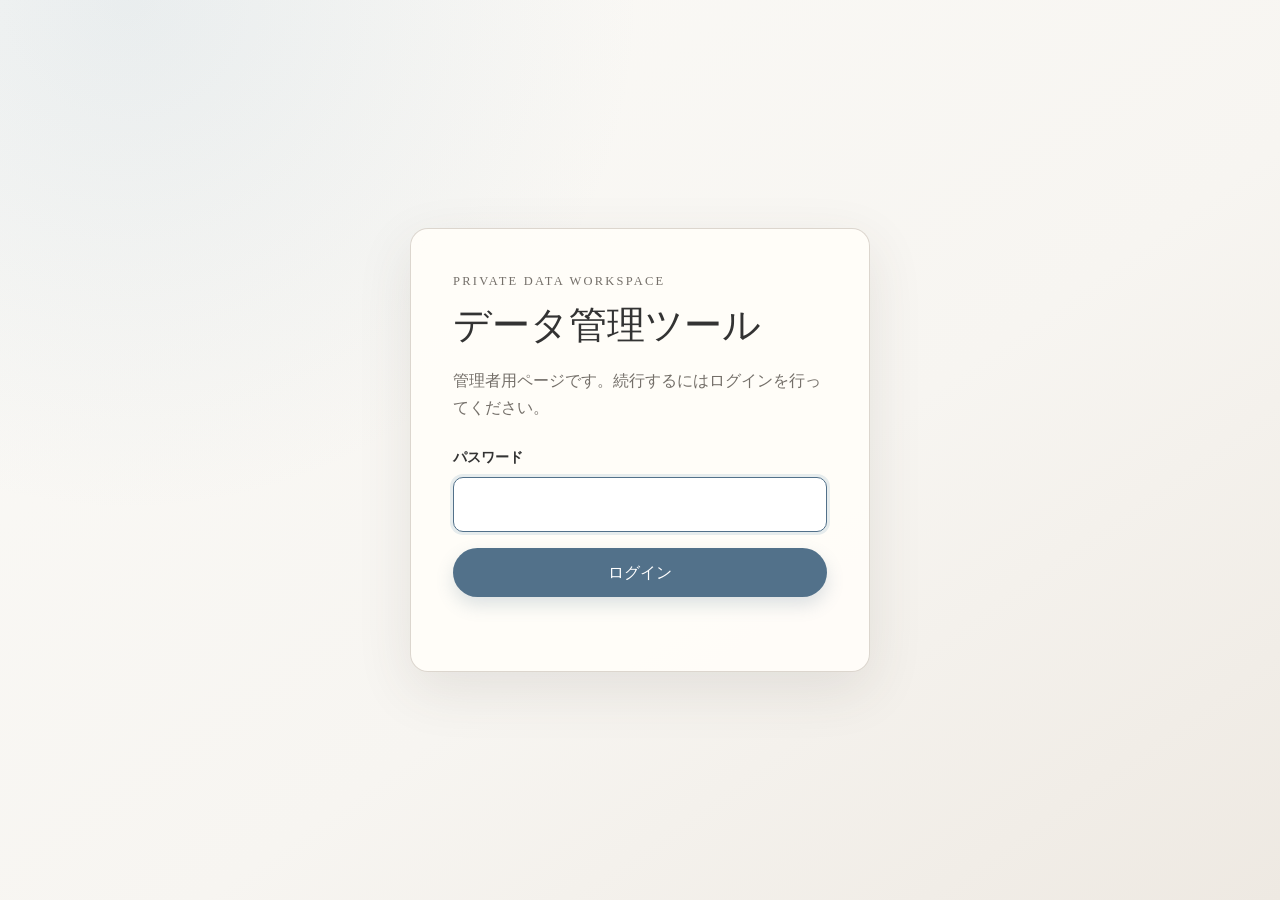
<file: administration/data-management-tools.html>
<!DOCTYPE html>
<html lang="ja">
<head>
  <meta charset="UTF-8">
  <meta name="viewport" content="width=device-width, initial-scale=1.0">
  <meta name="robots" content="noindex,nofollow,noarchive">
  <title>データ管理ツール | Sia Total Beauty Salon</title>
  <style>
    :root {
      --bg: #f7f5f1;
      --panel: #fffdf9;
      --panel-muted: #f0ece6;
      --text: #333333;
      --muted: #746f69;
      --line: #d9d2ca;
      --accent: #8faec4;
      --accent-dark: #52718a;
      --danger: #b95768;
      --success: #5f826c;
      --shadow: 0 18px 55px rgba(76, 67, 58, .11);
      --radius: 18px;
    }

    * { box-sizing: border-box; }
    html { min-height: 100%; background: var(--bg); }
    body {
      margin: 0;
      min-height: 100vh;
      color: var(--text);
      background:
        radial-gradient(circle at 10% 0%, rgba(143, 174, 196, .16), transparent 32rem),
        linear-gradient(145deg, #fbfaf7 0%, var(--bg) 58%, #eee9e2 100%);
      font-family: "Noto Sans JP", "Hiragino Kaku Gothic ProN", "Yu Gothic", sans-serif;
      line-height: 1.7;
    }

    button, input { font: inherit; }
    button { cursor: pointer; }
    .screen { min-height: 100vh; display: flex; align-items: center; justify-content: center; padding: 28px; }
    .login-card, .app-shell { width: min(1080px, 100%); }
    .login-card {
      max-width: 460px;
      padding: 42px;
      background: rgba(255, 253, 249, .92);
      border: 1px solid rgba(217, 210, 202, .9);
      border-radius: var(--radius);
      box-shadow: var(--shadow);
    }
    .eyebrow {
      margin: 0 0 10px;
      color: var(--accent-dark);
      font-family: Georgia, "Times New Roman", serif;
      letter-spacing: .18em;
      text-transform: uppercase;
      font-size: .78rem;
    }
    h1, h2, h3 { margin: 0; font-family: Georgia, "Times New Roman", "Noto Serif JP", serif; font-weight: 400; }
    h1 { font-size: clamp(1.65rem, 4vw, 2.35rem); line-height: 1.3; }
    h2 { font-size: 1.45rem; }
    h3 { font-size: 1.05rem; }
    .login-card p { color: var(--muted); }
    .field { display: grid; gap: 7px; margin: 24px 0 16px; }
    .field label { font-weight: 700; font-size: .9rem; }
    .field input {
      width: 100%;
      padding: 13px 14px;
      border: 1px solid var(--line);
      border-radius: 10px;
      background: #fff;
      color: var(--text);
      outline: none;
    }
    .field input:focus { border-color: var(--accent-dark); box-shadow: 0 0 0 3px rgba(143,174,196,.22); }
    .primary-btn, .secondary-btn, .danger-btn {
      display: inline-flex;
      align-items: center;
      justify-content: center;
      min-height: 44px;
      padding: 10px 18px;
      border: 1px solid transparent;
      border-radius: 999px;
      transition: transform .16s ease, box-shadow .16s ease, background .16s ease;
    }
    .primary-btn:hover, .secondary-btn:hover, .danger-btn:hover { transform: translateY(-1px); }
    .primary-btn:active, .secondary-btn:active, .danger-btn:active { transform: scale(.98); }
    .primary-btn { color: #fff; background: var(--accent-dark); box-shadow: 0 8px 18px rgba(82,113,138,.2); }
    .secondary-btn { color: var(--accent-dark); background: #fff; border-color: var(--line); }
    .danger-btn { color: var(--danger); background: #fff; border-color: rgba(185,87,104,.35); }
    .full { width: 100%; }
    .error-message { min-height: 1.7em; margin: 8px 0 0; color: var(--danger) !important; font-size: .9rem; }
    .app-shell { padding: 28px 0 46px; }
    .app-header {
      display: flex;
      align-items: flex-start;
      justify-content: space-between;
      gap: 18px;
      margin-bottom: 22px;
    }
    .app-header p { max-width: 760px; margin: 8px 0 0; color: var(--muted); }
    .panel {
      margin-top: 18px;
      padding: clamp(22px, 4vw, 34px);
      background: rgba(255, 253, 249, .94);
      border: 1px solid rgba(217, 210, 202, .92);
      border-radius: var(--radius);
      box-shadow: var(--shadow);
    }
    .panel-header { display: flex; align-items: flex-start; justify-content: space-between; gap: 20px; margin-bottom: 18px; }
    .panel-header p { margin: 5px 0 0; color: var(--muted); font-size: .92rem; }
    .button-row { display: flex; flex-wrap: wrap; gap: 10px; }
    .drop-zone {
      display: grid;
      place-items: center;
      min-height: 170px;
      padding: 24px;
      text-align: center;
      border: 2px dashed #bfcbd3;
      border-radius: 14px;
      background: linear-gradient(135deg, rgba(143,174,196,.12), rgba(255,255,255,.56));
      transition: border-color .16s ease, background .16s ease, transform .16s ease;
    }
    .drop-zone.dragging { border-color: var(--accent-dark); background: rgba(143,174,196,.22); transform: scale(1.01); }
    .drop-zone strong { display: block; font-size: 1.05rem; }
    .drop-zone small { display: block; margin-top: 6px; color: var(--muted); }
    .drop-zone input { display: none; }
    .drop-zone label { cursor: pointer; }
    .status {
      min-height: 26px;
      margin: 14px 0 0;
      padding: 10px 13px;
      border-radius: 10px;
      background: var(--panel-muted);
      color: var(--muted);
      font-size: .9rem;
      white-space: pre-wrap;
    }
    .status.success { color: var(--success); background: rgba(95,130,108,.1); }
    .status.error { color: var(--danger); background: rgba(185,87,104,.1); }
    .status:empty { display: none; }
    .tips { margin: 18px 0 0; padding: 15px 18px; border-left: 3px solid var(--accent); background: rgba(143,174,196,.09); color: var(--muted); font-size: .9rem; }
    .tips strong { color: var(--text); }
    .file-summary { margin-top: 15px; color: var(--muted); font-size: .9rem; }
    .file-list { display: grid; grid-template-columns: repeat(auto-fit, minmax(180px, 1fr)); gap: 7px 12px; margin: 12px 0 0; padding: 0; list-style: none; }
    .file-list li { overflow: hidden; padding: 7px 9px; border: 1px solid var(--line); border-radius: 8px; background: #fff; font-family: ui-monospace, SFMono-Regular, Menlo, monospace; font-size: .78rem; text-overflow: ellipsis; white-space: nowrap; }
    .footer-note { margin: 25px 0 0; color: var(--muted); text-align: center; font-size: .78rem; }
    @media (max-width: 680px) {
      .screen { padding: 15px; }
      .login-card { padding: 28px 22px; }
      .app-shell { padding: 15px 0 30px; }
      .app-header, .panel-header { display: grid; }
      .app-header .danger-btn { justify-self: start; }
    }
  </style>
</head>
<body>
  <main id="app" class="screen" aria-live="polite"></main>

  <!-- Local copies of the browser libraries keep this page usable after deployment without a package manager. -->
  <script src="./js/vendor/xlsx.full.min.js"></script>
  <script src="./js/vendor/jszip.min.js"></script>
  <script>
    (() => {
      'use strict';

      const MANAGEMENT_PASSWORD = 'kokinki-admin';
      const SESSION_KEY = 'salonDataManagementAuthenticated';
      const MANIFEST_URL = './data-files.json';
      const app = document.getElementById('app');
      let manifestFiles = [];

      const escapeText = (value) => String(value ?? '');

      function renderLogin(message = '') {
        app.className = 'screen';
        app.innerHTML = `
          <section class="login-card" aria-labelledby="login-title">
            <p class="eyebrow">Private Data Workspace</p>
            <h1 id="login-title">データ管理ツール</h1>
            <p>管理者用ページです。続行するにはログインを行ってください。</p>
            <form id="login-form" novalidate>
              <div class="field">
                <label for="management-password">パスワード</label>
                <input id="management-password" name="password" type="password" autocomplete="current-password" autofocus required>
              </div>
              <button class="primary-btn full" type="submit">ログイン</button>
              <p id="login-error" class="error-message" role="alert">${escapeText(message)}</p>
            </form>
          </section>
        `;
        document.getElementById('login-form').addEventListener('submit', (event) => {
          event.preventDefault();
          const password = document.getElementById('management-password').value;
          if (password === MANAGEMENT_PASSWORD) {
            sessionStorage.setItem(SESSION_KEY, '1');
            renderTool();
          } else {
            document.getElementById('login-error').textContent = 'パスワードが正しくありません。ログインを行ってください。';
            document.getElementById('management-password').value = '';
            document.getElementById('management-password').focus();
          }
        });
      }

      function renderTool() {
        app.className = 'screen';
        app.innerHTML = `
          <section class="app-shell" aria-labelledby="tool-title">
            <header class="app-header">
              <div>
                <p class="eyebrow">Private Data Workspace</p>
                <h1 id="tool-title">サイトデータ管理ツール</h1>
                <p>サイトの <code>data/</code> ディレクトリにあるJSONをExcelで一括編集し、編集後のJSONをZIPで書き出せます。</p>
              </div>
              <button id="logout-button" class="danger-btn" type="button">ログアウト</button>
            </header>

            <section class="panel" aria-labelledby="export-title">
              <div class="panel-header">
                <div>
                  <h2 id="export-title">1. JSONをExcelへ書き出す</h2>
                  <p>JSONファイルごとに1枚のシートを作成します。使用されている階層だけを左から右へ作成し、配列の要素は [0] のように表示されます。</p>
                </div>
                <button id="export-button" class="primary-btn" type="button">Excelをダウンロード</button>
              </div>
              <div id="export-status" class="status" role="status"></div>
              <div id="file-summary" class="file-summary">JSON一覧を確認しています。</div>
              <ul id="file-list" class="file-list" aria-label="管理対象JSON一覧"></ul>
              <div class="tips"><strong>編集のヒント：</strong>各行の「ノード種別」と「値」を変更してください。階層列は、使用されている階層だけが作成され、階層を深くするほど右側の列に入力します。配列の要素は <code>[0]</code>、<code>[1]</code> のように入力します。</div>
            </section>

            <section class="panel" aria-labelledby="import-title">
              <div class="panel-header">
                <div>
                  <h2 id="import-title">2. ExcelからJSON ZIPを作成</h2>
                  <p>上で出力したExcelを編集してから、下の領域へドラッグ＆ドロップしてください。</p>
                </div>
              </div>
              <div id="drop-zone" class="drop-zone">
                <label for="excel-input">
                  <strong>Excelファイルをここへドロップ</strong>
                  <small>またはクリックして .xlsx / .xls を選択</small>
                  <input id="excel-input" type="file" accept=".xlsx,.xls,application/vnd.openxmlformats-officedocument.spreadsheetml.sheet,application/vnd.ms-excel">
                </label>
              </div>
              <div id="import-status" class="status" role="status"></div>
              <div class="button-row" style="margin-top: 15px;">
                <button id="create-zip-button" class="primary-btn" type="button" disabled>JSON ZIPをダウンロード</button>
              </div>
              <div class="tips"><strong>出力形式：</strong>ZIP内の <code>data/</code> フォルダに、シート名へ <code>.json</code> を付けたUTF-8 JSONファイルを配置します。既存サイトの <code>data/</code> フォルダへ上書きコピーしてご利用ください。</div>
            </section>

            <p class="footer-note">このページはサイト本体からリンクされていない管理者向けページです。認証状態はこのブラウザセッションの間だけ保持されます。</p>
          </section>
        `;

        document.getElementById('logout-button').addEventListener('click', () => {
          sessionStorage.removeItem(SESSION_KEY);
          renderLogin();
        });
        document.getElementById('export-button').addEventListener('click', exportAllJsonToExcel);
        initializeImportControls();
        loadManifest();
      }

      async function loadManifest() {
        const summary = document.getElementById('file-summary');
        const list = document.getElementById('file-list');
        try {
          const response = await fetch(`${MANIFEST_URL}?ts=${Date.now()}`, { cache: 'no-store' });
          if (!response.ok) throw new Error('data-files.jsonを読み込めませんでした。');
          const data = await response.json();
          manifestFiles = Array.isArray(data.files) ? data.files.filter(file => /^[-a-zA-Z0-9_]+\.json$/.test(file)) : [];
          if (!manifestFiles.length) throw new Error('管理対象のJSONファイルが見つかりません。');
          summary.textContent = `${manifestFiles.length}個のJSONファイルを管理対象として読み込みます。`;
          list.innerHTML = manifestFiles.map(file => `<li>${escapeText(file)}</li>`).join('');
        } catch (error) {
          manifestFiles = [];
          summary.textContent = error.message;
          setStatus('export-status', error.message, 'error');
        }
      }

      function setStatus(id, message, type = '') {
        const element = document.getElementById(id);
        if (!element) return;
        element.className = `status${type ? ` ${type}` : ''}`;
        element.textContent = message;
      }

      function getServerSystemName() {
        return window.location.hostname || '取得不可';
      }

      function padTimePart(value) {
        return String(value).padStart(2, '0');
      }

      function formatGenerationTimestamp(date) {
        return [
          date.getFullYear(),
          padTimePart(date.getMonth() + 1),
          padTimePart(date.getDate())
        ].join('') + '-' + [
          padTimePart(date.getHours()),
          padTimePart(date.getMinutes()),
          padTimePart(date.getSeconds())
        ].join('');
      }

      function makeServerIdentifier(systemData) {
        const serverSystemName = String(systemData?.serverSystemName || 'server');
        const firstLabel = serverSystemName.split('.')[0] || 'server';
        return firstLabel.replace(/[^a-zA-Z0-9_-]/g, '_') || 'server';
      }

      function makeExcelFileName(systemData, startedAt) {
        return `${makeServerIdentifier(systemData)}_salon-json-data_${formatGenerationTimestamp(startedAt)}.xlsx`;
      }

      function getNodeType(value) {
        if (value === null) return 'null';
        if (Array.isArray(value)) return 'array';
        if (typeof value === 'object') return 'object';
        if (typeof value === 'number') return 'number';
        if (typeof value === 'boolean') return 'boolean';
        return 'string';
      }

      function pathLabel(segment) {
        return typeof segment === 'number' ? `[${segment}]` : String(segment);
      }

      function displayPath(path) {
        if (!path.length) return '__ROOT__';
        return path.reduce((result, segment, index) => {
          if (typeof segment === 'number') return `${result}[${segment}]`;
          return index === 0 ? String(segment) : `${result}.${segment}`;
        }, '');
      }

      function flattenJson(value, path = [], rows = []) {
        const nodeType = getNodeType(value);
        if (nodeType === 'object') {
          const keys = Object.keys(value);
          if (!keys.length) rows.push({ path, nodeType, value: '' });
          keys.forEach(key => flattenJson(value[key], [...path, key], rows));
          return rows;
        }
        if (nodeType === 'array') {
          if (!value.length) rows.push({ path, nodeType, value: '' });
          value.forEach((item, index) => flattenJson(item, [...path, index], rows));
          return rows;
        }
        rows.push({ path, nodeType, value: nodeType === 'null' ? '' : value });
        return rows;
      }

      function makeSheetRows(fileName, json) {
        const flattenedRows = flattenJson(json);
        const pathColumnCount = flattenedRows.reduce((maxDepth, item) => Math.max(maxDepth, item.path.length), 0);
        const headers = [
          ...Array.from({ length: pathColumnCount }, (_, index) => `階層${index + 1}`),
          'ノード種別',
          '値',
          'JSONパス'
        ];
        const rows = flattenedRows.map(item => {
          const pathCells = Array(pathColumnCount).fill('');
          item.path.forEach((segment, index) => {
            pathCells[index] = pathLabel(segment);
          });
          return [...pathCells, item.nodeType, item.value, displayPath(item.path)];
        });
        return [headers, ...rows];
      }

      function makeSheetName(fileName, usedNames) {
        const raw = fileName.replace(/\.json$/i, '').replace(/[\\/?*[\]:]/g, '_');
        const base = (raw || 'data').slice(0, 31);
        let name = base;
        let counter = 2;
        while (usedNames.has(name)) {
          const suffix = `_${counter++}`;
          name = `${base.slice(0, 31 - suffix.length)}${suffix}`;
        }
        usedNames.add(name);
        return name;
      }

      async function fetchJsonFile(fileName) {
        const response = await fetch(`../data/${encodeURIComponent(fileName)}?ts=${Date.now()}`, { cache: 'no-store' });
        if (!response.ok) throw new Error(`${fileName}を読み込めませんでした。`);
        return response.json();
      }

      async function exportAllJsonToExcel() {
        if (!manifestFiles.length) {
          setStatus('export-status', 'JSON一覧が読み込まれていません。ページを再読み込みしてください。', 'error');
          return;
        }
        const button = document.getElementById('export-button');
        const generationStartedAt = new Date();
        const systemData = { serverSystemName: getServerSystemName() };
        const outputFileName = makeExcelFileName(systemData, generationStartedAt);
        button.disabled = true;
        setStatus('export-status', `${manifestFiles.length}個のJSONを読み込んでExcelを作成しています。`);
        try {
          const entries = await Promise.all(manifestFiles.map(async fileName => ({ fileName, json: await fetchJsonFile(fileName) })));
          const workbook = XLSX.utils.book_new();
          const usedNames = new Set();
          entries.forEach(({ fileName, json }) => {
            const sheetRows = makeSheetRows(fileName, json);
            const sheet = XLSX.utils.aoa_to_sheet(sheetRows);
            const pathColumnCount = sheetRows[0].filter(header => /^階層\d+$/.test(header)).length;
            sheet['!cols'] = [
              ...Array.from({ length: pathColumnCount }, () => ({ wch: 16 })),
              { wch: 13 }, { wch: 34 }, { wch: 38 }
            ];
            XLSX.utils.book_append_sheet(workbook, sheet, makeSheetName(fileName, usedNames));
          });
          const output = XLSX.write(workbook, { bookType: 'xlsx', type: 'array', compression: true });
          downloadBlob(new Blob([output], { type: 'application/vnd.openxmlformats-officedocument.spreadsheetml.sheet' }), outputFileName);
          setStatus('export-status', `${entries.length}個のJSONをExcelへ書き出しました。`, 'success');
        } catch (error) {
          setStatus('export-status', `Excelの作成に失敗しました。\n${error.message}`, 'error');
        } finally {
          button.disabled = false;
        }
      }

      function initializeImportControls() {
        const input = document.getElementById('excel-input');
        const dropZone = document.getElementById('drop-zone');
        const zipButton = document.getElementById('create-zip-button');
        let selectedFile = null;

        const acceptFile = (file) => {
          if (!file) return;
          if (!/\.(xlsx|xls)$/i.test(file.name)) {
            selectedFile = null;
            zipButton.disabled = true;
            setStatus('import-status', 'Excelファイル（.xlsx または .xls）を選択してください。', 'error');
            return;
          }
          selectedFile = file;
          zipButton.disabled = false;
          setStatus('import-status', `${file.name}を選択しました。内容を確認して「JSON ZIPをダウンロード」を押してください。`, 'success');
        };

        input.addEventListener('change', () => acceptFile(input.files[0]));
        ['dragenter', 'dragover'].forEach(type => dropZone.addEventListener(type, event => {
          event.preventDefault();
          dropZone.classList.add('dragging');
        }));
        ['dragleave', 'drop'].forEach(type => dropZone.addEventListener(type, event => {
          event.preventDefault();
          dropZone.classList.remove('dragging');
        }));
        dropZone.addEventListener('drop', event => acceptFile(event.dataTransfer.files[0]));
        zipButton.addEventListener('click', () => createJsonZip(selectedFile, zipButton));
      }

      function getPathColumns(headers) {
        return headers
          .map((header, index) => ({ header: String(header || ''), index }))
          .filter(item => /^階層\d+$/.test(item.header))
          .sort((a, b) => Number(a.header.slice(2)) - Number(b.header.slice(2)));
      }

      function isArraySegment(segment) {
        return /^\[\d+\]$/.test(String(segment));
      }

      function normalizeSegment(segment) {
        const value = String(segment ?? '');
        return isArraySegment(value) ? Number(value.slice(1, -1)) : value;
      }

      function parseTypedValue(type, rawValue) {
        switch (String(type || '').toLowerCase()) {
          case 'null': return null;
          case 'object': return {};
          case 'array': return [];
          case 'string': return rawValue === null || rawValue === undefined ? '' : String(rawValue);
          case 'number': {
            const number = typeof rawValue === 'number' ? rawValue : Number(String(rawValue).trim());
            if (!Number.isFinite(number)) throw new Error(`数値に変換できない値「${rawValue}」があります。`);
            return number;
          }
          case 'boolean': {
            if (rawValue === true || rawValue === false) return rawValue;
            const normalized = String(rawValue).trim().toLowerCase();
            if (['true', '1', 'yes', 'はい'].includes(normalized)) return true;
            if (['false', '0', 'no', 'いいえ'].includes(normalized)) return false;
            throw new Error(`真偽値は true / false で入力してください（「${rawValue}」）。`);
          }
          default: throw new Error(`対応していないノード種別「${type}」があります。`);
        }
      }

      function assignPath(holder, segments, nodeType, rawValue) {
        const value = parseTypedValue(nodeType, rawValue);
        if (!segments.length) {
          holder.value = value;
          return;
        }
        if (holder.value === undefined || holder.value === null || typeof holder.value !== 'object') {
          holder.value = isArraySegment(segments[0]) ? [] : {};
        }
        let current = holder.value;
        segments.forEach((segment, index) => {
          const normalized = normalizeSegment(segment);
          const last = index === segments.length - 1;
          if (last) {
            current[normalized] = value;
            return;
          }
          const nextShouldBeArray = isArraySegment(segments[index + 1]);
          if (current[normalized] === undefined || current[normalized] === null || typeof current[normalized] !== 'object') {
            current[normalized] = nextShouldBeArray ? [] : {};
          }
          current = current[normalized];
        });
      }

      function parseSheet(sheet, sheetName) {
        const matrix = XLSX.utils.sheet_to_json(sheet, { header: 1, defval: '', raw: true });
        if (!matrix.length) throw new Error(`${sheetName}シートが空です。`);
        const headers = matrix[0].map(header => String(header || '').trim());
        const pathColumns = getPathColumns(headers);
        const typeIndex = headers.indexOf('ノード種別');
        const valueIndex = headers.indexOf('値');
        if (typeIndex < 0 || valueIndex < 0) {
          throw new Error(`${sheetName}シートの見出しが管理ツールの形式ではありません。`);
        }
        const holder = { value: undefined };
        let rowCount = 0;
        matrix.slice(1).forEach((row, rowIndex) => {
          const type = row[typeIndex];
          const pathValues = pathColumns.map(column => row[column.index]).filter(value => value !== '' && value !== null && value !== undefined);
          if (!type && !pathValues.length) return;
          if (!type) throw new Error(`${sheetName}シート${rowIndex + 2}行目のノード種別が空欄です。`);
          const segments = pathValues.length && pathValues[0] === '__ROOT__' ? [] : pathValues;
          assignPath(holder, segments, type, row[valueIndex]);
          rowCount += 1;
        });
        if (holder.value === undefined) throw new Error(`${sheetName}シートにJSONデータ行がありません。`);
        return { json: holder.value, rowCount };
      }

      async function createJsonZip(file, button) {
        if (!file) return;
        button.disabled = true;
        setStatus('import-status', 'Excelを解析してJSONを作成しています。');
        try {
          const buffer = await file.arrayBuffer();
          const workbook = XLSX.read(buffer, { type: 'array', cellDates: false });
          if (!workbook.SheetNames.length) throw new Error('Excelにシートがありません。');
          const zip = new JSZip();
          const errors = [];
          let successCount = 0;
          workbook.SheetNames.forEach(sheetName => {
            try {
              const parsed = parseSheet(workbook.Sheets[sheetName], sheetName);
              const fileName = `${sheetName}.json`;
              zip.file(`data/${fileName}`, `${JSON.stringify(parsed.json, null, 2)}\n`);
              successCount += 1;
            } catch (error) {
              errors.push(`${sheetName}: ${error.message}`);
            }
          });
          if (errors.length) throw new Error(`JSON化できないシートがあります。\n${errors.join('\n')}`);
          const blob = await zip.generateAsync({ type: 'blob', compression: 'DEFLATE', compressionOptions: { level: 6 } });
          const date = new Date().toISOString().slice(0, 10).replace(/-/g, '');
          downloadBlob(blob, `salon-json-data-${date}.zip`);
          setStatus('import-status', `${successCount}個のJSONをUTF-8形式でZIPにまとめました。`, 'success');
        } catch (error) {
          setStatus('import-status', `JSON ZIPの作成に失敗しました。\n${error.message}`, 'error');
        } finally {
          button.disabled = false;
        }
      }

      function downloadBlob(blob, fileName) {
        const url = URL.createObjectURL(blob);
        const link = document.createElement('a');
        link.href = url;
        link.download = fileName;
        link.style.display = 'none';
        document.body.appendChild(link);
        link.click();
        link.remove();
        setTimeout(() => URL.revokeObjectURL(url), 1000);
      }

      if (sessionStorage.getItem(SESSION_KEY) === '1') renderTool();
      else renderLogin();
    })();
  </script>
</body>
</html>
</file>
